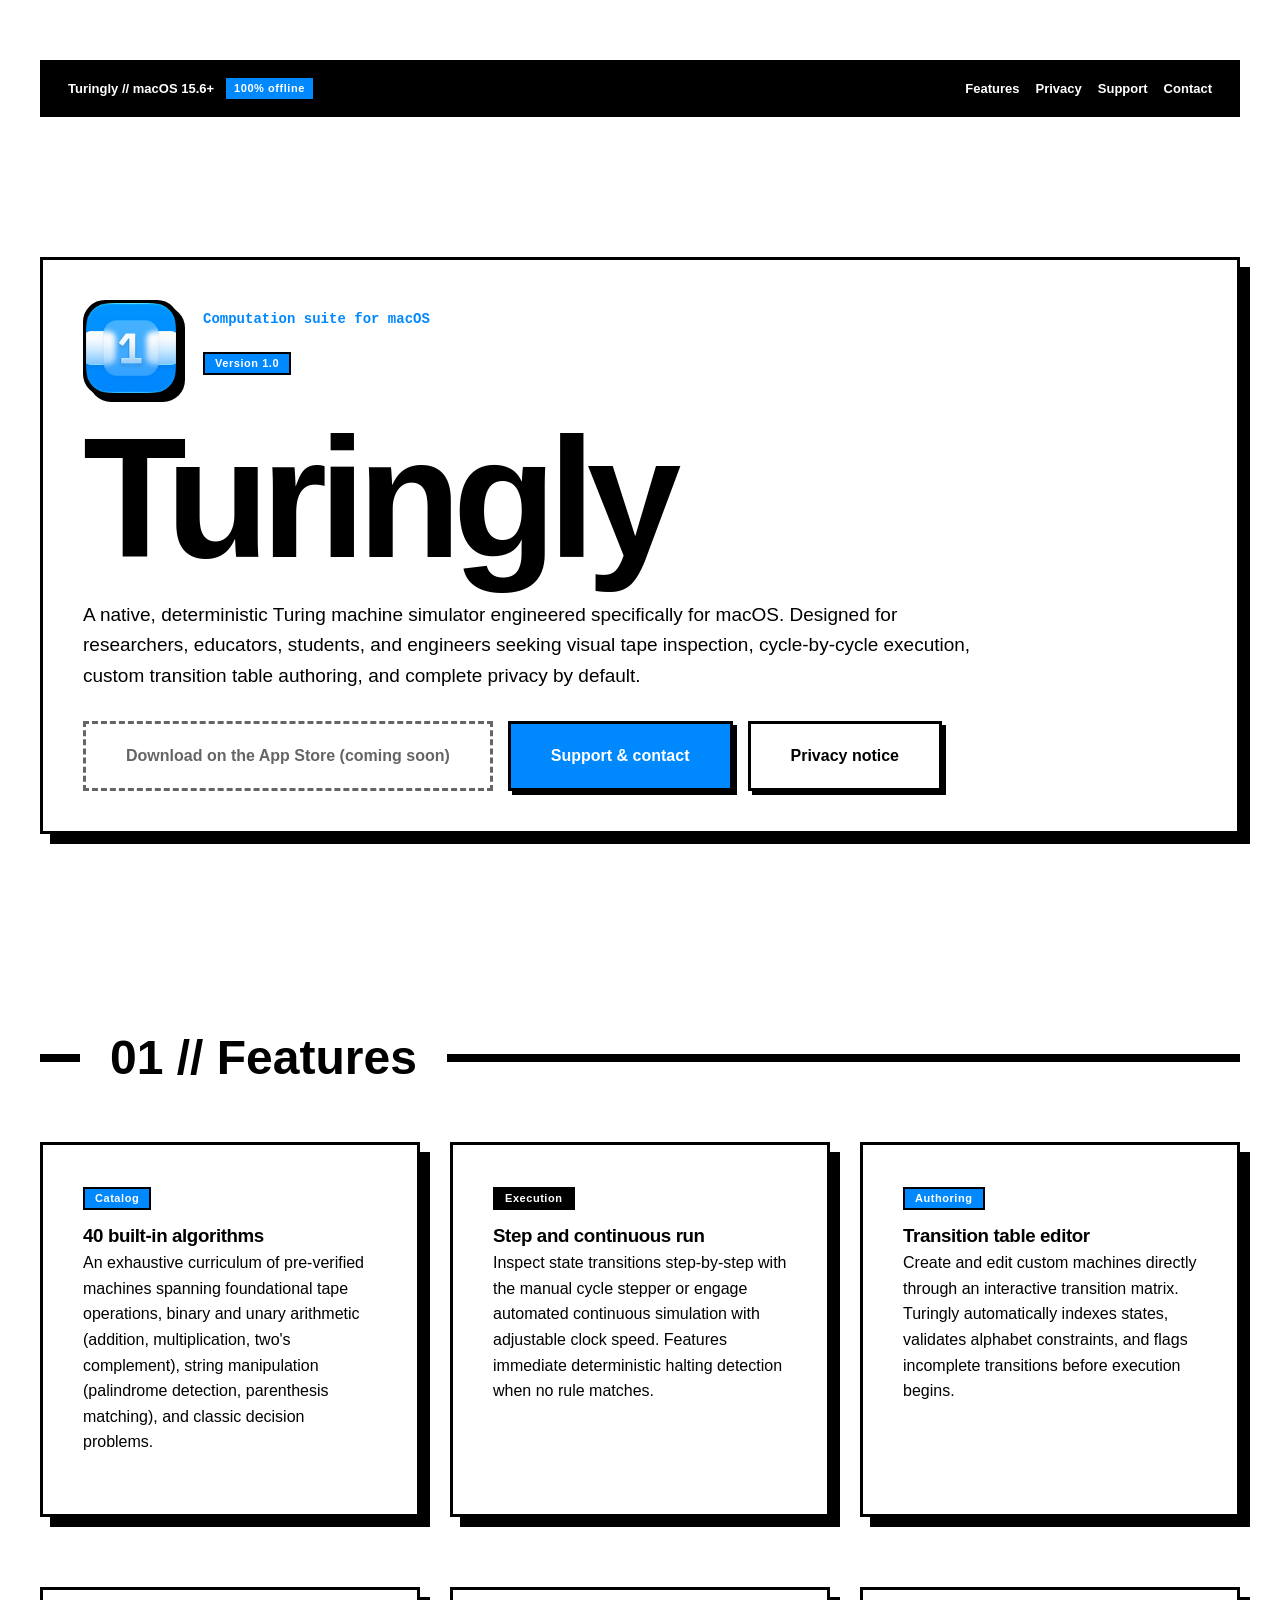
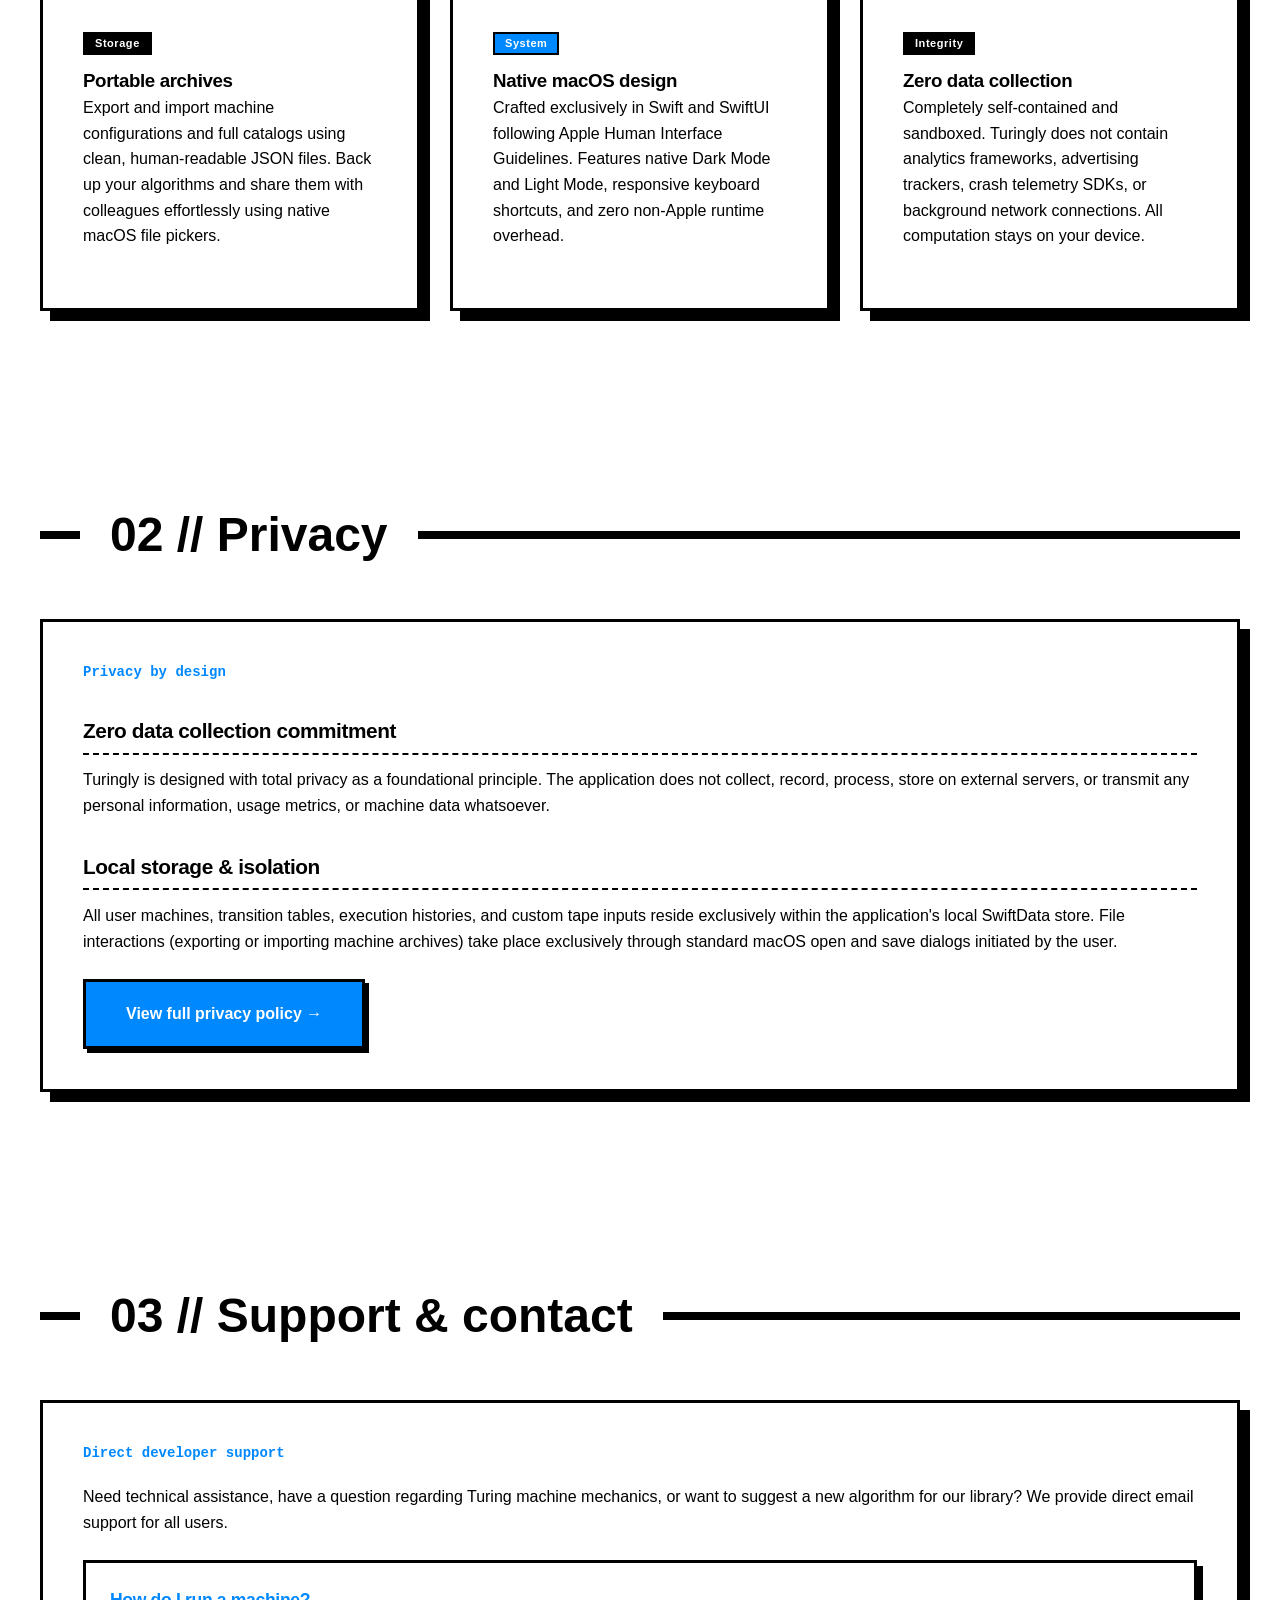
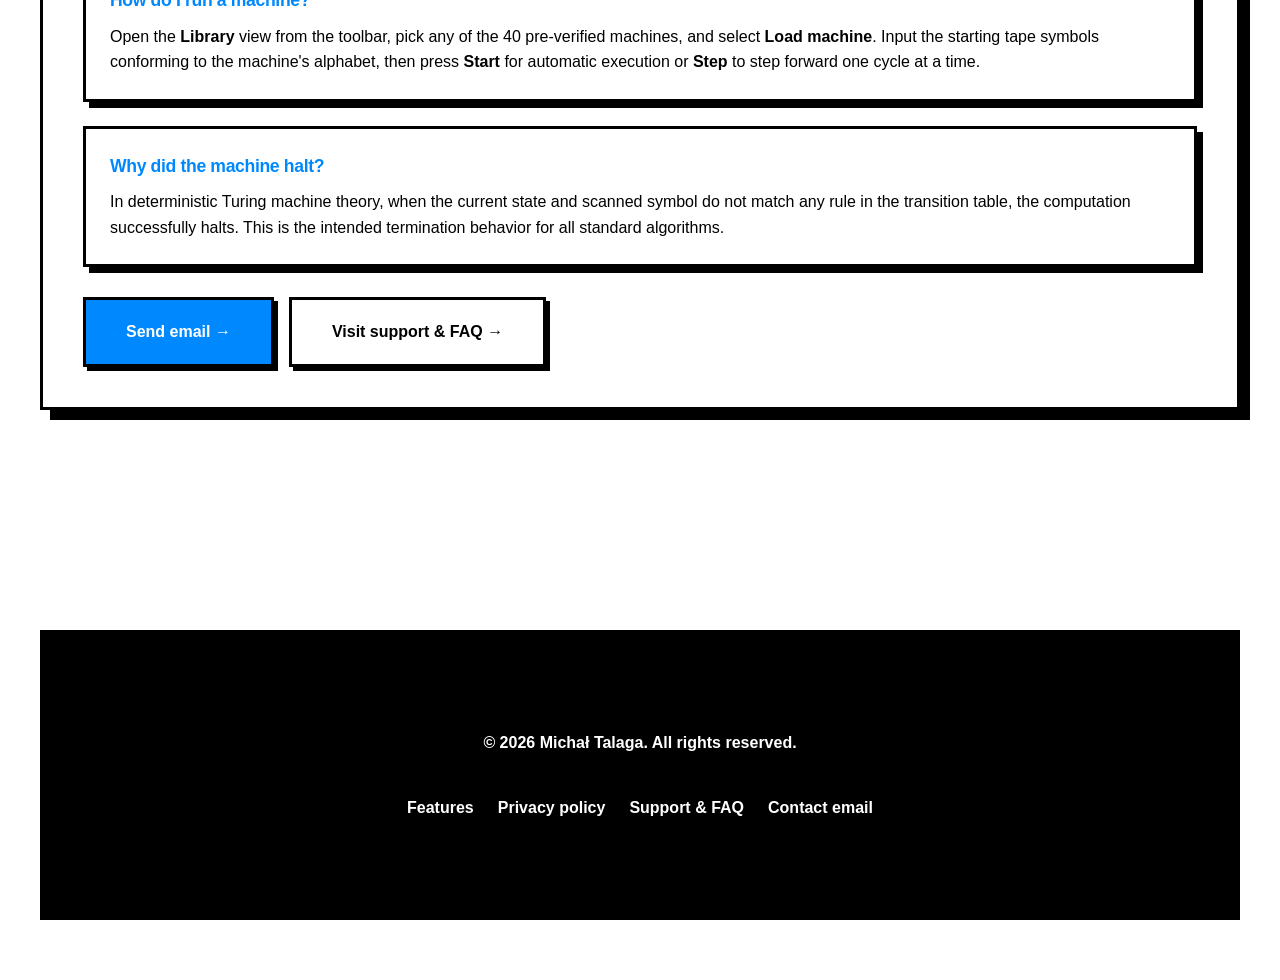
<file: index.html>
<!DOCTYPE html>
<html lang="en">
<head>
  <meta charset="UTF-8">
  <meta name="viewport" content="width=device-width, initial-scale=1.0">
  <title>Turingly — Turing Machine Simulator for macOS</title>
  <meta name="description" content="Turingly: An uncompromising, deterministic Turing machine simulator built natively for macOS. 40 verified algorithms, step-by-step execution, and zero telemetry.">
  <link rel="icon" type="image/png" href="icon.png">
  <link rel="stylesheet" href="style.css">
  <link rel="stylesheet" href="turingly.css">
</head>
<body class="turingly-home">

  <div class="container">

    <!-- Top Status Bar -->
    <header class="status-bar">
      <div class="status-left">
        <span>Turingly // macOS 15.6+</span>
        <span class="status-badge">100% offline</span>
      </div>
      <nav>
        <a href="#features">Features</a>
        <a href="#privacy">Privacy</a>
        <a href="support.html">Support</a>
        <a href="mailto:support@michaltalaga.me">Contact</a>
      </nav>
    </header>

    <!-- Hero Section -->
    <section class="hero-section">
      <div class="brutal-card">
        <div class="app-header-brand">
          <img src="icon.png" class="app-icon-img" alt="Turingly App Icon" width="96" height="96">
          <div>
            <span class="project-meta">Computation suite for macOS</span>
            <span class="badge accent">Version 1.0</span>
          </div>
        </div>

        <h1 class="hero-text">Turingly</h1>

        <p class="hero-lead">
          A native, deterministic Turing machine simulator engineered specifically for macOS. Designed for researchers, educators, students, and engineers seeking visual tape inspection, cycle-by-cycle execution, custom transition table authoring, and complete privacy by default.
        </p>

        <div class="brutal-btn-row">
          <a role="button" class="brutal-btn disabled" aria-disabled="true" title="Coming soon to the Mac App Store">
            Download on the App Store (coming soon)
          </a>
          <a href="support.html" class="brutal-btn primary">
            Support &amp; contact
          </a>
          <a href="privacy.html" class="brutal-btn">
            Privacy notice
          </a>
        </div>
      </div>
    </section>

    <!-- Features Section -->
    <section id="features">
      <div class="section-title">
        <span>01 // Features</span>
      </div>

      <div class="grid-3">
        <div class="brutal-card">
          <span class="badge accent">Catalog</span>
          <h3>40 built-in algorithms</h3>
          <p>
            An exhaustive curriculum of pre-verified machines spanning foundational tape operations, binary and unary arithmetic (addition, multiplication, two's complement), string manipulation (palindrome detection, parenthesis matching), and classic decision problems.
          </p>
        </div>

        <div class="brutal-card">
          <span class="badge dark">Execution</span>
          <h3>Step and continuous run</h3>
          <p>
            Inspect state transitions step-by-step with the manual cycle stepper or engage automated continuous simulation with adjustable clock speed. Features immediate deterministic halting detection when no rule matches.
          </p>
        </div>

        <div class="brutal-card">
          <span class="badge accent">Authoring</span>
          <h3>Transition table editor</h3>
          <p>
            Create and edit custom machines directly through an interactive transition matrix. Turingly automatically indexes states, validates alphabet constraints, and flags incomplete transitions before execution begins.
          </p>
        </div>

        <div class="brutal-card">
          <span class="badge dark">Storage</span>
          <h3>Portable archives</h3>
          <p>
            Export and import machine configurations and full catalogs using clean, human-readable JSON files. Back up your algorithms and share them with colleagues effortlessly using native macOS file pickers.
          </p>
        </div>

        <div class="brutal-card">
          <span class="badge accent">System</span>
          <h3>Native macOS design</h3>
          <p>
            Crafted exclusively in Swift and SwiftUI following Apple Human Interface Guidelines. Features native Dark Mode and Light Mode, responsive keyboard shortcuts, and zero non-Apple runtime overhead.
          </p>
        </div>

        <div class="brutal-card">
          <span class="badge dark">Integrity</span>
          <h3>Zero data collection</h3>
          <p>
            Completely self-contained and sandboxed. Turingly does not contain analytics frameworks, advertising trackers, crash telemetry SDKs, or background network connections. All computation stays on your device.
          </p>
        </div>
      </div>
    </section>

    <!-- Privacy Section -->
    <section id="privacy">
      <div class="section-title">
        <span>02 // Privacy</span>
      </div>

      <div class="brutal-card prose">
        <span class="project-meta">Privacy by design</span>
        <h3>Zero data collection commitment</h3>
        <p>
          Turingly is designed with total privacy as a foundational principle. The application does not collect, record, process, store on external servers, or transmit any personal information, usage metrics, or machine data whatsoever.
        </p>

        <h3>Local storage &amp; isolation</h3>
        <p>
          All user machines, transition tables, execution histories, and custom tape inputs reside exclusively within the application's local SwiftData store. File interactions (exporting or importing machine archives) take place exclusively through standard macOS open and save dialogs initiated by the user.
        </p>

        <div class="brutal-btn-row">
          <a href="privacy.html" class="brutal-btn primary">View full privacy policy &rarr;</a>
        </div>
      </div>
    </section>

    <!-- Support Section -->
    <section id="support">
      <div class="section-title">
        <span>03 // Support &amp; contact</span>
      </div>

      <div class="brutal-card">
        <span class="project-meta">Direct developer support</span>
        <p style="margin-bottom: 25px;">
          Need technical assistance, have a question regarding Turing machine mechanics, or want to suggest a new algorithm for our library? We provide direct email support for all users.
        </p>

        <div class="faq-item">
          <h3>How do I run a machine?</h3>
          <p>
            Open the <strong>Library</strong> view from the toolbar, pick any of the 40 pre-verified machines, and select <strong>Load machine</strong>. Input the starting tape symbols conforming to the machine's alphabet, then press <strong>Start</strong> for automatic execution or <strong>Step</strong> to step forward one cycle at a time.
          </p>
        </div>

        <div class="faq-item">
          <h3>Why did the machine halt?</h3>
          <p>
            In deterministic Turing machine theory, when the current state and scanned symbol do not match any rule in the transition table, the computation successfully halts. This is the intended termination behavior for all standard algorithms.
          </p>
        </div>

        <div class="brutal-btn-row" style="margin-top: 30px;">
          <a href="mailto:support@michaltalaga.me?subject=Turingly%20Support%20Request" class="brutal-btn primary">Send email &rarr;</a>
          <a href="support.html" class="brutal-btn">Visit support &amp; FAQ &rarr;</a>
        </div>
      </div>
    </section>

    <!-- Footer -->
    <footer>
      <p>&copy; 2026 Michał Talaga. All rights reserved.</p>
      <div class="social-links">
        <a href="#features">Features</a>
        <a href="privacy.html">Privacy policy</a>
        <a href="support.html">Support &amp; FAQ</a>
        <a href="mailto:support@michaltalaga.me">Contact email</a>
      </div>
    </footer>

  </div>

</body>
</html>
</file>
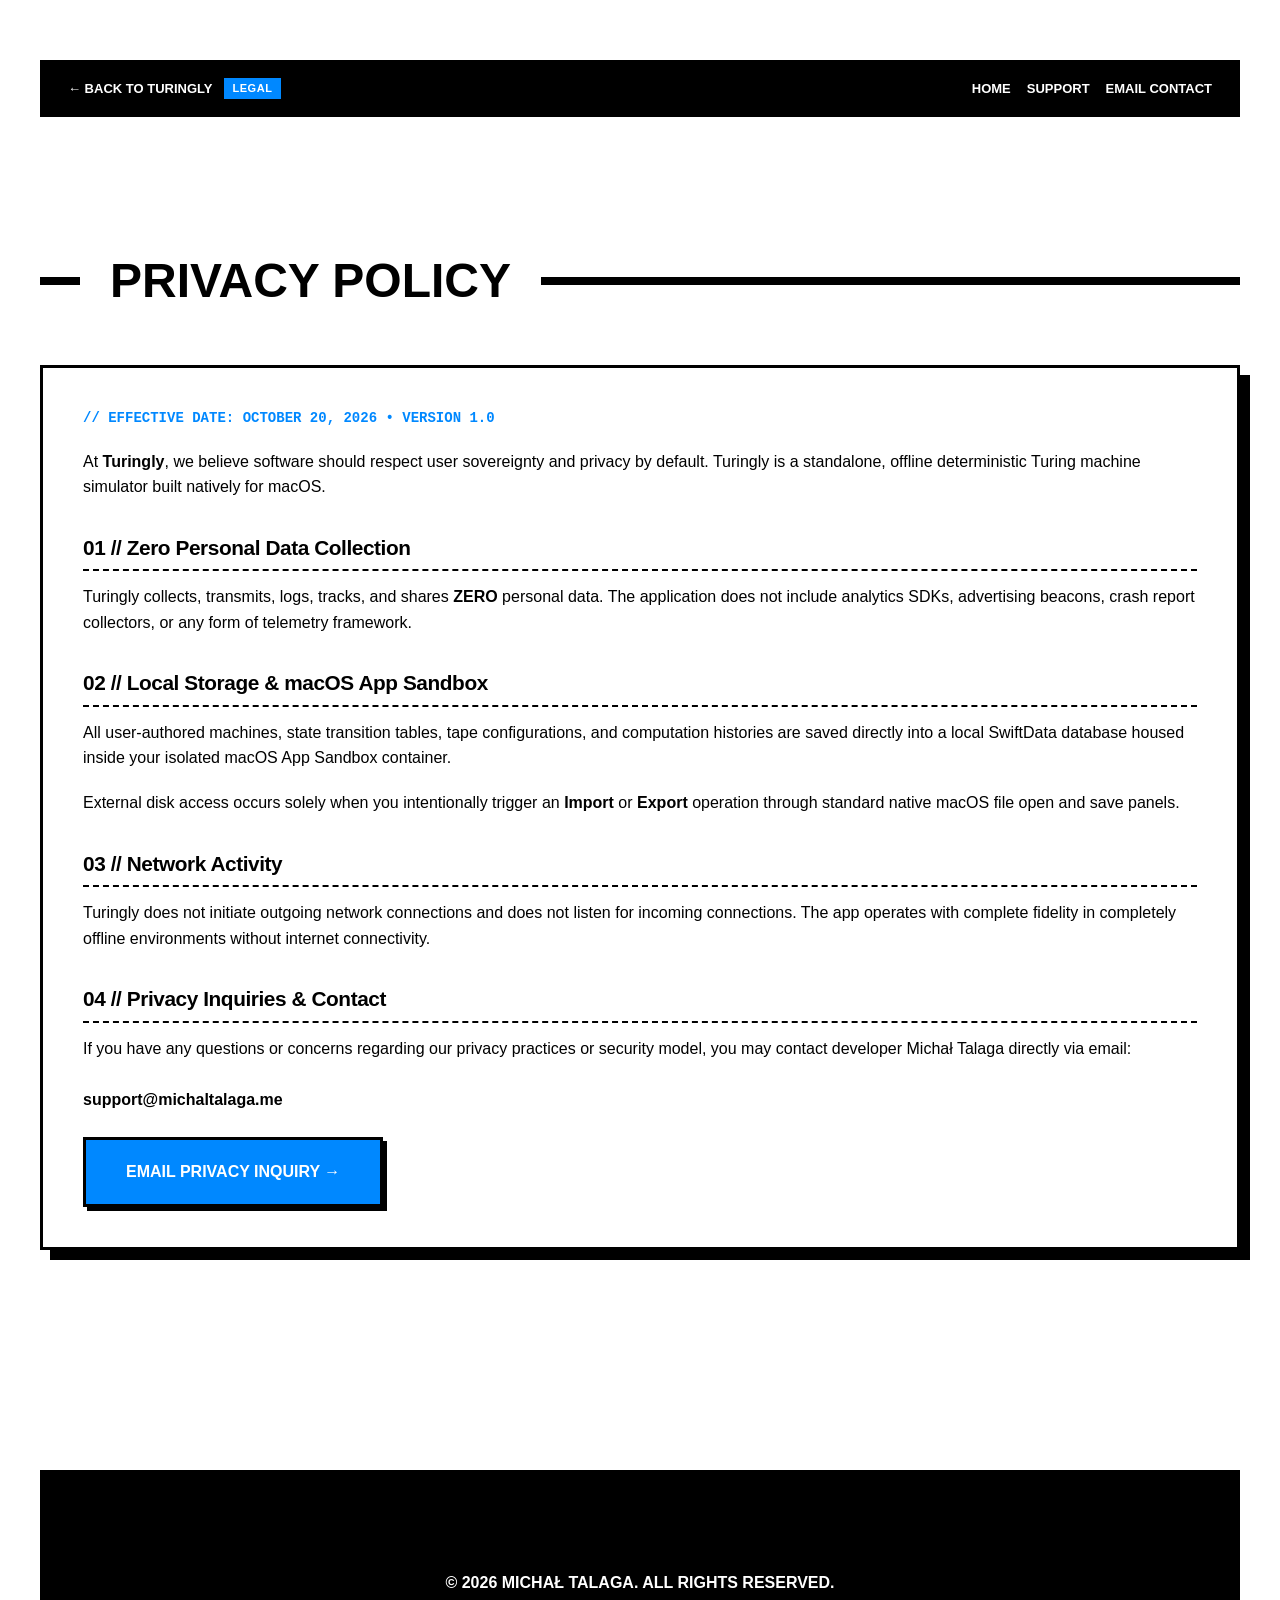
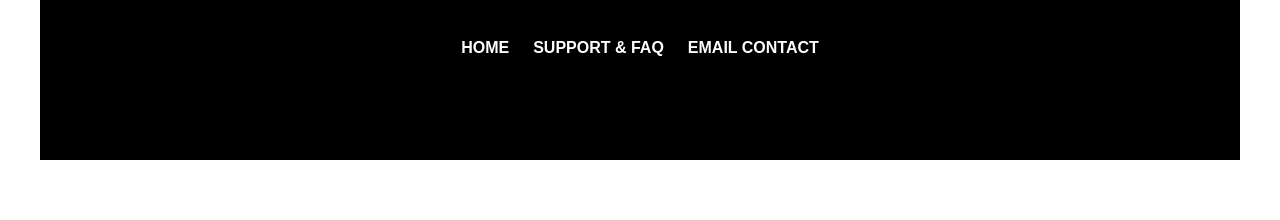
<file: privacy.html>
<!DOCTYPE html>
<html lang="en">
<head>
  <meta charset="UTF-8">
  <meta name="viewport" content="width=device-width, initial-scale=1.0">
  <title>Privacy Policy // Turingly</title>
  <meta name="description" content="Privacy policy for Turingly for macOS: zero data collection, local storage only, and offline operation.">
  <link rel="icon" type="image/png" href="icon.png">
  <link rel="stylesheet" href="style.css">
  <link rel="stylesheet" href="turingly.css">
</head>
<body>

  <div class="container">

    <!-- Top Status Bar -->
    <header class="status-bar">
      <div class="status-left">
        <a href="index.html">&larr; BACK TO TURINGLY</a>
        <span class="status-badge">LEGAL</span>
      </div>
      <nav>
        <a href="index.html">HOME</a>
        <a href="support.html">SUPPORT</a>
        <a href="mailto:support@michaltalaga.me">EMAIL CONTACT</a>
      </nav>
    </header>

    <section>
      <div class="section-title">
        <span>PRIVACY POLICY</span>
      </div>

      <div class="brutal-card prose">
        <span class="project-meta">// EFFECTIVE DATE: OCTOBER 20, 2026 &bull; VERSION 1.0</span>

        <p>
          At <strong>Turingly</strong>, we believe software should respect user sovereignty and privacy by default. Turingly is a standalone, offline deterministic Turing machine simulator built natively for macOS.
        </p>

        <h3>01 // Zero Personal Data Collection</h3>
        <p>
          Turingly collects, transmits, logs, tracks, and shares <strong>ZERO</strong> personal data.
          The application does not include analytics SDKs, advertising beacons, crash report collectors, or any form of telemetry framework.
        </p>

        <h3>02 // Local Storage &amp; macOS App Sandbox</h3>
        <p>
          All user-authored machines, state transition tables, tape configurations, and computation histories are saved directly into a local SwiftData database housed inside your isolated macOS App Sandbox container.
        </p>
        <p>
          External disk access occurs solely when you intentionally trigger an <strong>Import</strong> or <strong>Export</strong> operation through standard native macOS file open and save panels.
        </p>

        <h3>03 // Network Activity</h3>
        <p>
          Turingly does not initiate outgoing network connections and does not listen for incoming connections. The app operates with complete fidelity in completely offline environments without internet connectivity.
        </p>

        <h3>04 // Privacy Inquiries &amp; Contact</h3>
        <p>
          If you have any questions or concerns regarding our privacy practices or security model, you may contact developer Michał Talaga directly via email:
          <br><br>
          <strong>support@michaltalaga.me</strong>
        </p>
        <div class="brutal-btn-row">
          <a href="mailto:support@michaltalaga.me?subject=Turingly%20Privacy%20Inquiry" class="brutal-btn primary">
            EMAIL PRIVACY INQUIRY &rarr;
          </a>
        </div>
      </div>
    </section>

    <!-- Footer -->
    <footer>
      <p>&copy; 2026 MICHAŁ TALAGA. ALL RIGHTS RESERVED.</p>
      <div class="social-links">
        <a href="index.html">HOME</a>
        <a href="support.html">SUPPORT &amp; FAQ</a>
        <a href="mailto:support@michaltalaga.me">EMAIL CONTACT</a>
      </div>
    </footer>

  </div>

</body>
</html>
</file>
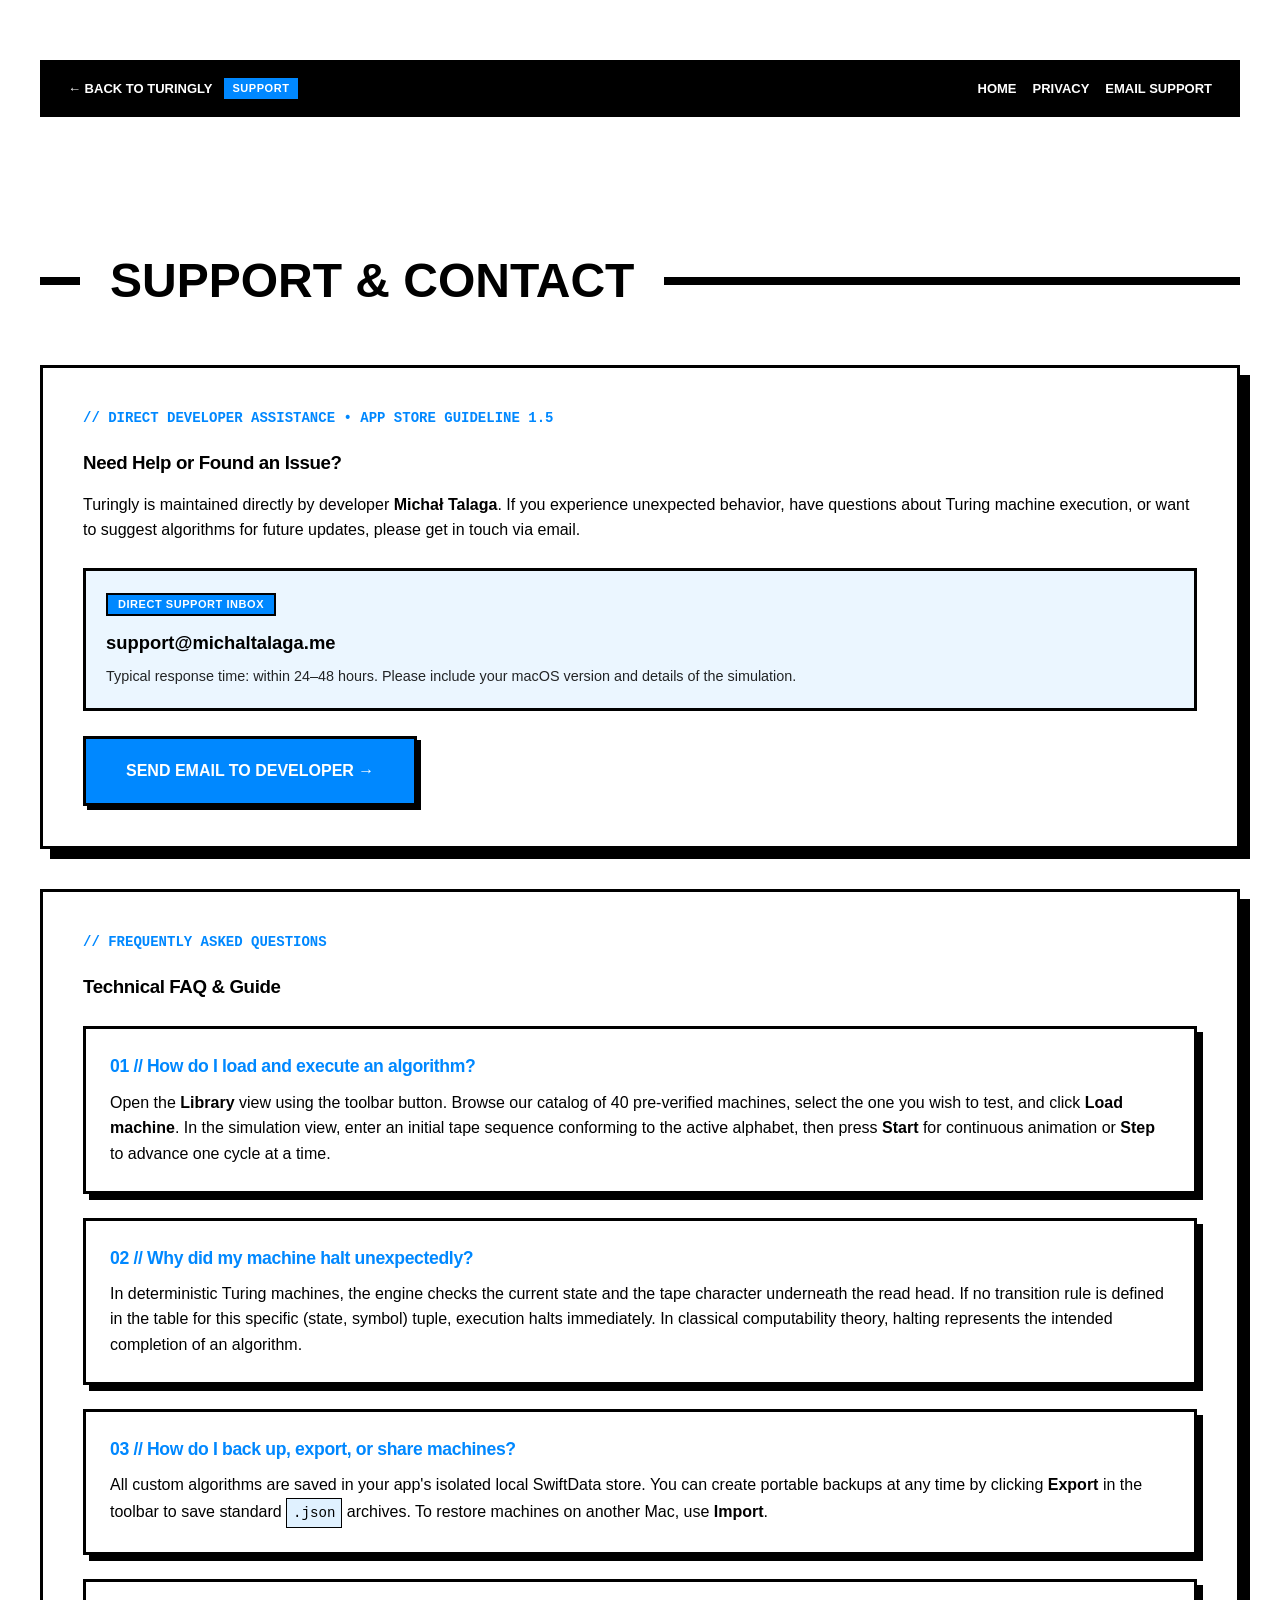
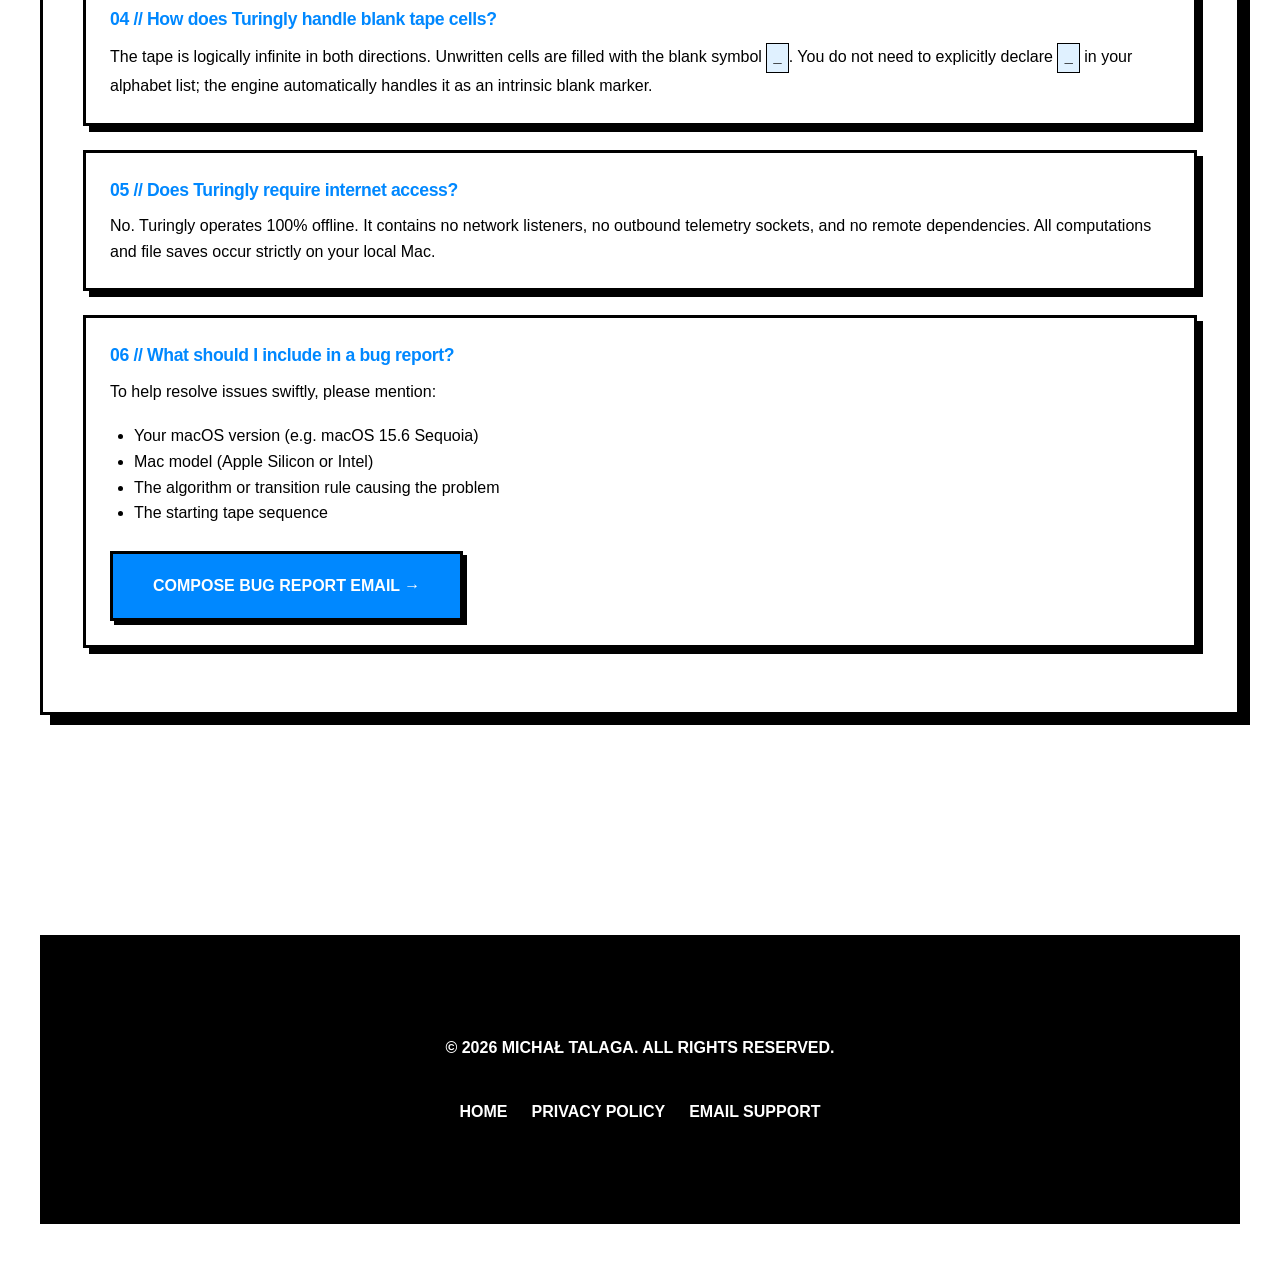
<file: support.html>
<!DOCTYPE html>
<html lang="en">
<head>
  <meta charset="UTF-8">
  <meta name="viewport" content="width=device-width, initial-scale=1.0">
  <title>Support &amp; FAQ // Turingly</title>
  <meta name="description" content="Technical support, troubleshooting, and contact for Turingly: Turing Machine Simulator for macOS.">
  <link rel="icon" type="image/png" href="icon.png">
  <link rel="stylesheet" href="style.css">
  <link rel="stylesheet" href="turingly.css">
</head>
<body>

  <div class="container">

    <!-- Top Status Bar -->
    <header class="status-bar">
      <div class="status-left">
        <a href="index.html">&larr; BACK TO TURINGLY</a>
        <span class="status-badge">SUPPORT</span>
      </div>
      <nav>
        <a href="index.html">HOME</a>
        <a href="privacy.html">PRIVACY</a>
        <a href="mailto:support@michaltalaga.me">EMAIL SUPPORT</a>
      </nav>
    </header>

    <section>
      <div class="section-title">
        <span>SUPPORT &amp; CONTACT</span>
      </div>

      <!-- Direct Contact Card -->
      <div class="brutal-card">
        <span class="project-meta">// DIRECT DEVELOPER ASSISTANCE &bull; APP STORE GUIDELINE 1.5</span>
        <h3>Need Help or Found an Issue?</h3>
        <p style="margin-top: 15px;">
          Turingly is maintained directly by developer <strong>Michał Talaga</strong>. If you experience unexpected behavior, have questions about Turing machine execution, or want to suggest algorithms for future updates, please get in touch via email.
        </p>

        <div style="margin: 25px 0; padding: 20px; border: var(--border-width) solid var(--fg); background: rgba(0, 136, 255, 0.08);">
          <span class="badge accent">DIRECT SUPPORT INBOX</span>
          <p style="font-size: 1.15rem; font-weight: 800; margin-bottom: 8px;">
            support@michaltalaga.me
          </p>
          <p style="margin-bottom: 0; font-size: 0.9rem; opacity: 0.85;">
            Typical response time: within 24–48 hours. Please include your macOS version and details of the simulation.
          </p>
        </div>

        <div class="brutal-btn-row">
          <a href="mailto:support@michaltalaga.me?subject=Turingly%20Support%20Request" class="brutal-btn primary">
            SEND EMAIL TO DEVELOPER &rarr;
          </a>
        </div>
      </div>

      <!-- FAQ Section -->
      <div class="brutal-card">
        <span class="project-meta">// FREQUENTLY ASKED QUESTIONS</span>
        <h3 style="margin-bottom: 25px;">Technical FAQ &amp; Guide</h3>

        <div class="faq-item">
          <h3>01 // How do I load and execute an algorithm?</h3>
          <p>
            Open the <strong>Library</strong> view using the toolbar button. Browse our catalog of 40 pre-verified machines, select the one you wish to test, and click <strong>Load machine</strong>. In the simulation view, enter an initial tape sequence conforming to the active alphabet, then press <strong>Start</strong> for continuous animation or <strong>Step</strong> to advance one cycle at a time.
          </p>
        </div>

        <div class="faq-item">
          <h3>02 // Why did my machine halt unexpectedly?</h3>
          <p>
            In deterministic Turing machines, the engine checks the current state and the tape character underneath the read head. If no transition rule is defined in the table for this specific (state, symbol) tuple, execution halts immediately. In classical computability theory, halting represents the intended completion of an algorithm.
          </p>
        </div>

        <div class="faq-item">
          <h3>03 // How do I back up, export, or share machines?</h3>
          <p>
            All custom algorithms are saved in your app's isolated local SwiftData store. You can create portable backups at any time by clicking <strong>Export</strong> in the toolbar to save standard <code>.json</code> archives. To restore machines on another Mac, use <strong>Import</strong>.
          </p>
        </div>

        <div class="faq-item">
          <h3>04 // How does Turingly handle blank tape cells?</h3>
          <p>
            The tape is logically infinite in both directions. Unwritten cells are filled with the blank symbol <code>_</code>. You do not need to explicitly declare <code>_</code> in your alphabet list; the engine automatically handles it as an intrinsic blank marker.
          </p>
        </div>

        <div class="faq-item">
          <h3>05 // Does Turingly require internet access?</h3>
          <p>
            No. Turingly operates 100% offline. It contains no network listeners, no outbound telemetry sockets, and no remote dependencies. All computations and file saves occur strictly on your local Mac.
          </p>
        </div>

        <div class="faq-item">
          <h3>06 // What should I include in a bug report?</h3>
          <p>
            To help resolve issues swiftly, please mention:
          </p>
          <ul style="margin: 10px 0 15px 1.5rem; line-height: 1.6;">
            <li>Your macOS version (e.g. macOS 15.6 Sequoia)</li>
            <li>Mac model (Apple Silicon or Intel)</li>
            <li>The algorithm or transition rule causing the problem</li>
            <li>The starting tape sequence</li>
          </ul>
          <div class="brutal-btn-row">
            <a href="mailto:support@michaltalaga.me?subject=Turingly%20Bug%20Report" class="brutal-btn primary">
              COMPOSE BUG REPORT EMAIL &rarr;
            </a>
          </div>
        </div>
      </div>
    </section>

    <!-- Footer -->
    <footer>
      <p>&copy; 2026 MICHAŁ TALAGA. ALL RIGHTS RESERVED.</p>
      <div class="social-links">
        <a href="index.html">HOME</a>
        <a href="privacy.html">PRIVACY POLICY</a>
        <a href="mailto:support@michaltalaga.me">EMAIL SUPPORT</a>
      </div>
    </footer>

  </div>

</body>
</html>
</file>
<file: style.css>
:root {
    --bg: #ffffff;
    --fg: #000000;
    --accent: #FF3B30;
    --border-width: 3px;
    --shadow-offset: 10px;
}

body.dark-mode {
    --bg: #000000;
    --fg: #ffffff;
    --accent: #FF3B30;
}

@media (prefers-color-scheme: dark) {
    :root:not(.light-mode) {
        --bg: #000000;
        --fg: #ffffff;
        --accent: #FF3B30;
    }
}

* { margin: 0; padding: 0; box-sizing: border-box; }

body {
    background-color: var(--bg);
    color: var(--fg);
    font-family: 'Inter', sans-serif;
    line-height: 1.2;
    padding: 20px;
}

.container { 
    max-width: 1300px; 
    margin: 0 auto; 
    padding: 40px 20px;
}

/* Custom Selection Color */
::selection {
    background: var(--accent);
    color: #ffffff;
}

::-moz-selection {
    background: var(--accent);
    color: #ffffff;
}

.status-bar {
    display: flex; 
    justify-content: space-between; 
    border: var(--border-width) solid var(--fg);
    padding: 15px 25px;
    font-weight: 900; 
    text-transform: uppercase; 
    font-size: 13px; 
    margin-bottom: 80px;
    background: var(--fg); 
    color: var(--bg);
}

.hero-content {
    max-width: 900px;
    margin: 0 auto;
}

.hero-description {
    font-size: 24px;
    font-weight: 700;
    text-transform: uppercase;
    margin-bottom: 30px;
}

.hero-links {
    display: flex;
    gap: 15px;
    flex-wrap: wrap;
    justify-content: center;
}

.hero-links a {
    min-width: 220px;
}

/* Removed Status Bar Caret */

/* Brutalist Card Reveal */
@keyframes cardReveal {
    0% { clip-path: inset(0 100% 0 0); transform: translateX(10px); }
    100% { clip-path: inset(0 0 0 0); transform: translateX(0); }
}

.brutal-card {
    background: var(--bg); 
    border: var(--border-width) solid var(--fg);
    box-shadow: var(--shadow-offset) var(--shadow-offset) 0px 0px var(--fg);
    padding: 40px;
    margin-bottom: 40px;
    position: relative;
    animation: cardReveal 0.6s cubic-bezier(0.19, 1, 0.22, 1) backwards;
}

.brutal-card:nth-child(1) { animation-delay: 0.1s; }
.brutal-card:nth-child(2) { animation-delay: 0.2s; }
.brutal-card:nth-child(3) { animation-delay: 0.3s; }

.hero-text { 
    font-size: clamp(55px, 14vw, 170px); 
    font-weight: 900; 
    text-transform: uppercase; 
    line-height: 0.85; 
    letter-spacing: -0.05em; 
    margin: 30px 0;
    cursor: default;
    transition: text-shadow 0.1s, transform 0.1s;
    color: var(--fg);
}

.hero-text.edgecoach-title {
    font-size: clamp(32px, 8vw, 80px);
}

.hero-text:hover {
    text-shadow: 12px 12px 0px var(--accent);
    transform: translate(-6px, -6px);
}

.grid-2 { 
    display: grid; 
    grid-template-columns: 1fr 1fr; 
    gap: 40px;
}

.grid-3 { 
    display: grid; 
    grid-template-columns: repeat(auto-fit, minmax(320px, 1fr)); 
    gap: 30px;
}

.tech-stack-grid {
    display: grid;
    grid-template-columns: repeat(auto-fit, minmax(200px, 1fr));
    gap: 40px;
}

.timeline-card {
    padding: 0 40px;
}

.timeline-row {
    display: flex;
    justify-content: space-between;
    font-weight: 900;
    text-transform: uppercase;
}

.project-carousel {
    min-width: 0;
}

.project-carousel-track {
    display: flex;
    gap: 30px;
    overflow-x: auto;
    padding: 0 10px 20px 0;
    scroll-snap-type: x mandatory;
    scrollbar-width: thin;
    scrollbar-color: var(--fg) transparent;
}

.project-carousel-track > .brutal-card {
    flex: 0 0 clamp(320px, 42vw, 480px);
    min-width: 280px;
    margin: 0;
    scroll-snap-align: start;
}

.project-carousel-controls {
    display: flex;
    justify-content: flex-end;
    gap: 15px;
}

.project-carousel-controls .brutal-btn {
    min-width: 60px;
    padding: 12px 18px;
}

.project-carousel-controls .brutal-btn:disabled {
    opacity: 0.4;
    cursor: not-allowed;
}

section {
    padding: 80px 0;
}

.brutal-btn {
    display: inline-flex;
    justify-content: center;
    align-items: center;
    padding: 20px 40px;
    background: var(--bg); 
    border: var(--border-width) solid var(--fg);
    color: var(--fg); 
    text-decoration: none; 
    font-weight: 900;
    text-transform: uppercase; 
    transition: all 0.1s; 
    cursor: pointer;
    text-align: center;
}

.brutal-btn:hover { background: var(--fg); color: var(--bg); border-color: var(--fg); }
.brutal-btn:active { background: var(--accent); color: white; }
.brutal-btn.primary { background: var(--accent); color: white; }

.github-btn:hover, .brutal-btn.primary:hover {
    background: #000 !important;
    color: #fff !important;
    border-color: var(--fg) !important;
}

/* Email button inside footer */
footer .brutal-btn.email-btn {
    border-color: var(--accent) !important;
}

footer .brutal-btn.email-btn:hover {
    background: var(--bg) !important;
    color: var(--fg) !important;
    border-color: var(--bg) !important;
}

footer {
    background: var(--fg);
    color: var(--bg);
    padding: 100px 20px;
    text-align: center;
    margin-top: 100px;
}

footer p {
    color: var(--bg) !important;
    font-weight: 900;
    text-transform: uppercase;
    margin-bottom: 30px;
}

footer .social-links {
    margin-top: 40px;
    display: flex;
    gap: 24px;
    justify-content: center;
    flex-wrap: wrap;
}

footer .social-links a {
    color: var(--bg) !important;
    text-decoration: none;
    font-weight: 800;
    text-transform: uppercase;
    transition: color 0.2s;
}

footer .social-links a:hover {
    color: var(--accent) !important;
}

.section-title {
    display: flex;
    align-items: center;
    margin-bottom: 60px;
    background: transparent;
    color: var(--fg);
    padding: 0;
    border: none;
}

.section-title::before {
    content: '';
    width: 40px;
    height: 8px;
    background: var(--fg);
}

.section-title span {
    font-size: clamp(24px, 5vw, 48px);
    font-weight: 900;
    text-transform: uppercase;
    line-height: 1;
    margin: 0 30px;
    white-space: nowrap;
}

.section-title::after {
    content: '';
    flex: 1;
    height: 8px;
    background: var(--fg);
}

.project-card-main { 
    display: flex;
    flex-direction: column;
    gap: 30px;
}

.gallery-grid {
    display: flex;
    gap: 30px;
    overflow-x: auto;
    margin-top: 60px;
    padding: 0 10px 20px 0;
    scroll-snap-type: x mandatory;
    scrollbar-width: thin;
    scrollbar-color: var(--fg) transparent;
    -webkit-overflow-scrolling: touch;
}

.gallery-grid:focus-visible {
    outline: 3px solid var(--accent);
    outline-offset: 6px;
}

.email-btn {
    font-size: 24px;
}

.gallery-item { 
    flex: 0 0 clamp(250px, 28vw, 340px);
    border: var(--border-width) solid var(--fg); 
    box-shadow: 6px 6px 0px 0px var(--fg); 
    overflow: hidden; 
    aspect-ratio: 9 / 19.5;
    scroll-snap-align: start;
}

.gallery-item img { width: 100%; height: 100%; object-fit: cover; }

.project-meta { 
    font-family: 'JetBrains Mono', monospace; 
    font-weight: 700; 
    text-transform: uppercase; 
    color: var(--accent); 
    display: block; 
    margin-bottom: 20px; 
    font-size: 14px;
}

.timeline-badge {
    display: inline-block;
    padding: 4px 10px;
    font-size: 10px;
    font-weight: 900;
    text-transform: uppercase;
    border: 2px solid var(--fg);
    margin-bottom: 10px;
    line-height: 1;
}

.timeline-badge.edu { background: var(--fg); color: var(--bg); }
.timeline-badge.intern { background: var(--accent); color: white; border-color: var(--accent); }

.timeline-item {
    padding: 40px 0;
    border-bottom: var(--border-width) solid var(--fg);
}

.timeline-item:last-child { border: none; }

@media (max-width: 600px) {
    .gallery-grid {
        gap: 20px;
    }

    .gallery-item {
        flex: 0 0 82%;
        scroll-snap-align: start;
    }
}

@media (max-width: 900px) {
    .grid-2 { grid-template-columns: 1fr; gap: 40px; }
    .brutal-card { padding: 40px 25px; }
    .hero-text { font-size: clamp(44px, 12vw, 90px); }
    section { padding: 60px 0; }
    .project-carousel-track > .brutal-card { flex-basis: min(75vw, 360px); }
}

@media (max-width: 600px) {
    body {
        padding: 12px;
    }

    .container {
        padding: 28px 8px;
    }

    .status-bar {
        flex-direction: column;
        align-items: center;
        gap: 8px;
        padding: 12px;
        margin-bottom: 48px;
        font-size: 11px;
        text-align: center;
    }

    .hero-text:not(.edgecoach-title) {
        font-size: clamp(42px, 14vw, 70px);
    }

    .hero-description {
        font-size: clamp(16px, 5vw, 20px);
    }

    .hero-links a {
        width: 100%;
    }

    .section-title::before {
        width: 20px;
        flex: 0 0 20px;
    }

    .section-title span {
        font-size: clamp(18px, 5.8vw, 32px);
        margin: 0 12px;
        white-space: normal;
    }

    .brutal-card {
        padding: 28px 18px;
    }

    .tech-stack-grid {
        grid-template-columns: 1fr;
        gap: 24px;
    }

    .timeline-card {
        padding: 0 18px;
    }

    .timeline-row {
        flex-wrap: wrap;
        justify-content: flex-start;
        gap: 8px 16px;
    }

    .timeline-row > span:first-child {
        overflow-wrap: anywhere;
    }

    .brutal-btn {
        padding: 14px 18px;
    }

    .email-btn {
        width: 100%;
        max-width: 100%;
        padding: 14px 12px;
        font-size: clamp(14px, 4vw, 18px);
        overflow-wrap: anywhere;
        white-space: normal;
    }

    footer {
        padding: 60px 16px;
    }
}

@media (prefers-reduced-motion: reduce) {
    .project-carousel-track,
    .gallery-grid { scroll-behavior: auto; }
}
</file>
<file: turingly.css>
/* ==========================================================================
   Turingly Overrides & Extensions
   Builds on top of style.css without modifying the base stylesheet.
   Fully refined for responsiveness (mobile, tablet, desktop).
   ========================================================================== */

/* Accent color override: Vibrant Apple Blue matching Turingly App Icon */
:root {
    --accent: #0088FF;
}

.turingly-home .status-bar,
.turingly-home .hero-text,
.turingly-home .brutal-btn,
.turingly-home .badge,
.turingly-home .section-title span,
.turingly-home .project-meta,
.turingly-home footer p,
.turingly-home footer .social-links a {
    text-transform: none;
}

body.dark-mode {
    --accent: #0088FF;
}

@media (prefers-color-scheme: dark) {
    :root:not(.light-mode) {
        --accent: #0088FF;
    }
}

/* Global overflow protection & sizing */
*, *::before, *::after {
    box-sizing: border-box;
}

html, body {
    overflow-x: hidden;
    width: 100%;
}

body {
    line-height: 1.5;
    word-break: normal;
    overflow-wrap: break-word;
}

p {
    margin-bottom: 1.2rem;
    line-height: 1.6;
}

h1, h2, h3, h4 {
    letter-spacing: -0.02em;
    overflow-wrap: break-word;
}

a {
    transition: color 0.15s;
    overflow-wrap: break-word;
    word-break: break-word;
}

/* Code & long identifier wrapping */
code {
    font-family: ui-monospace, "SF Mono", Menlo, Consolas, monospace;
    background: rgba(0, 136, 255, 0.12);
    padding: 3px 6px;
    border: 1px solid var(--fg);
    font-size: 0.88em;
    overflow-wrap: anywhere;
    word-break: break-all;
    display: inline-block;
    max-width: 100%;
}

/* Status Bar */
.status-bar {
    align-items: center;
    flex-wrap: wrap;
    gap: 15px;
    margin-bottom: 60px;
}

.status-bar .status-left {
    display: flex;
    align-items: center;
    gap: 12px;
    flex-wrap: wrap;
}

.status-bar .status-badge {
    background: var(--accent);
    color: #ffffff;
    padding: 2px 8px;
    font-size: 11px;
    letter-spacing: 0.05em;
    white-space: nowrap;
}

.status-bar nav {
    display: flex;
    gap: 16px;
    flex-wrap: wrap;
}

.status-bar a {
    color: var(--bg);
    text-decoration: none;
    font-weight: 900;
    transition: color 0.15s;
}

.status-bar a:hover {
    color: var(--accent);
}

/* App Header & Brand */
.app-header-brand {
    display: flex;
    align-items: center;
    gap: 24px;
    margin-bottom: 20px;
    flex-wrap: wrap;
}

.app-icon-img {
    width: 96px;
    height: 96px;
    border: var(--border-width) solid var(--fg);
    box-shadow: 6px 6px 0px 0px var(--fg);
    border-radius: 22px;
    background: #000000;
    display: block;
    object-fit: cover;
    flex-shrink: 0;
}

.hero-lead {
    font-size: clamp(15px, 2vw, 19px);
    line-height: 1.6;
    max-width: 900px;
    margin-bottom: 30px;
    font-weight: 500;
}

/* Button Row & Brutal Buttons */
.brutal-btn-row {
    display: flex;
    flex-wrap: wrap;
    gap: 15px;
    margin-top: 25px;
}

.brutal-btn {
    box-shadow: 4px 4px 0px 0px var(--fg);
    max-width: 100%;
    white-space: normal;
    text-align: center;
}

.brutal-btn:hover {
    box-shadow: 6px 6px 0px 0px var(--accent);
}

.brutal-btn.primary:hover {
    background: var(--fg) !important;
    color: var(--bg) !important;
    border-color: var(--fg) !important;
    box-shadow: 6px 6px 0px 0px var(--accent) !important;
}

/* Disabled / Inactive Brutal Buttons */
.brutal-btn.disabled,
.brutal-btn[aria-disabled="true"],
.brutal-btn:disabled {
    opacity: 0.6;
    cursor: not-allowed !important;
    background: var(--bg) !important;
    color: var(--fg) !important;
    border-style: dashed !important;
    border-color: var(--fg) !important;
    box-shadow: none !important;
    transform: none !important;
}

.brutal-btn.disabled:hover,
.brutal-btn[aria-disabled="true"]:hover {
    background: var(--bg) !important;
    color: var(--fg) !important;
    box-shadow: none !important;
    transform: none !important;
    border-color: var(--fg) !important;
}

/* Badges */
.badge {
    display: inline-block;
    padding: 4px 10px;
    font-size: 11px;
    font-weight: 900;
    text-transform: uppercase;
    border: 2px solid var(--fg);
    margin-bottom: 12px;
    line-height: 1;
    letter-spacing: 0.05em;
    white-space: nowrap;
}

.badge.accent { 
    background: var(--accent); 
    color: #ffffff; 
    border-color: var(--fg); 
}

.badge.dark { 
    background: var(--fg); 
    color: var(--bg); 
}

/* Specification Table */
.spec-table {
    width: 100%;
    border-collapse: collapse;
    margin: 20px 0;
}

.spec-table th, 
.spec-table td {
    padding: 14px 16px;
    border: 2px solid var(--fg);
    text-align: left;
    font-size: 14px;
}

.spec-table th {
    background: var(--fg);
    color: var(--bg);
    font-weight: 900;
    text-transform: uppercase;
    letter-spacing: 0.05em;
}

.spec-table td.label {
    font-weight: 900;
    text-transform: uppercase;
    width: 32%;
    background: rgba(0, 136, 255, 0.06);
}

/* FAQ Item */
.faq-item {
    border: var(--border-width) solid var(--fg);
    box-shadow: 6px 6px 0px 0px var(--fg);
    padding: 24px;
    margin-bottom: 24px;
    background: var(--bg);
    overflow-wrap: break-word;
}

.faq-item h3 {
    font-size: 1.1rem;
    margin-bottom: 10px;
    color: var(--accent);
}

.faq-item p:last-child {
    margin-bottom: 0;
}

/* Prose Sections (Privacy & Docs) */
.prose ul, .prose ol {
    margin: 0 0 1.5rem 1.75rem;
}

.prose li {
    margin-bottom: 0.6rem;
    line-height: 1.6;
}

.prose h3 {
    margin: 2rem 0 0.8rem;
    font-size: 1.3rem;
    border-bottom: 2px dashed var(--fg);
    padding-bottom: 0.4rem;
}

/* ==========================================================================
   Responsive Breakpoints
   ========================================================================== */

/* Tablets & Small Desktops (<= 900px) */
@media (max-width: 900px) {
    body {
        padding: 16px;
    }

    .container {
        padding: 20px 0;
    }

    section {
        padding: 40px 0;
    }

    .hero-text {
        font-size: clamp(42px, 11vw, 76px) !important;
        line-height: 0.95;
        margin: 15px 0 20px 0;
        word-break: break-word;
    }

    .section-title {
        margin-bottom: 35px;
    }

    .section-title::before {
        width: 24px;
    }

    .section-title span {
        font-size: clamp(18px, 4.5vw, 28px);
        margin: 0 18px;
        white-space: normal;
        text-align: center;
    }

    .grid-3 {
        grid-template-columns: 1fr 1fr;
        gap: 20px;
    }

    .grid-2 {
        grid-template-columns: 1fr;
        gap: 20px;
    }

    .status-bar {
        flex-direction: column;
        align-items: flex-start;
        gap: 14px;
        padding: 14px 18px;
        margin-bottom: 40px;
    }

    .status-bar .status-left {
        width: 100%;
        justify-content: space-between;
    }

    .status-bar nav {
        width: 100%;
        justify-content: flex-start;
        gap: 12px 18px;
        border-top: 1px dashed rgba(255, 255, 255, 0.25);
        padding-top: 10px;
    }

    .spec-table td.label {
        width: 38%;
    }

    footer {
        padding: 50px 16px;
        margin-top: 60px;
    }
}

/* Mobile Devices (<= 640px) */
@media (max-width: 640px) {
    body {
        padding: 12px;
    }

    .container {
        padding: 10px 0;
    }

    section {
        padding: 30px 0;
    }

    .brutal-card {
        padding: 22px 16px !important;
        margin-bottom: 22px;
        box-shadow: 5px 5px 0px 0px var(--fg) !important;
    }

    .hero-text {
        font-size: clamp(34px, 12vw, 54px) !important;
        letter-spacing: -0.03em;
    }

    .app-header-brand {
        gap: 14px;
    }

    .app-icon-img {
        width: 72px;
        height: 72px;
        border-radius: 18px;
        box-shadow: 4px 4px 0px 0px var(--fg);
    }

    .section-title {
        margin-bottom: 25px;
    }

    .section-title::before {
        width: 14px;
        height: 5px;
    }

    .section-title::after {
        height: 5px;
    }

    .section-title span {
        font-size: 15px;
        margin: 0 10px;
        line-height: 1.3;
    }

    .grid-3 {
        grid-template-columns: 1fr;
        gap: 16px;
    }

    .brutal-btn-row {
        flex-direction: column;
        gap: 12px;
        width: 100%;
    }

    .brutal-btn {
        width: 100%;
        padding: 14px 18px !important;
        font-size: 13px;
    }

    /* Transform table into stacked readable cards on mobile */
    .spec-table,
    .spec-table tbody,
    .spec-table tr,
    .spec-table td {
        display: block;
        width: 100% !important;
    }

    .spec-table {
        border: none;
        margin: 15px 0;
    }

    .spec-table tr {
        margin-bottom: 14px;
        border: 2px solid var(--fg);
        background: var(--bg);
    }

    .spec-table td {
        border: none;
        padding: 10px 12px;
    }

    .spec-table td.label {
        background: var(--fg);
        color: var(--bg);
        font-size: 11px;
        letter-spacing: 0.06em;
        border-bottom: 1px solid var(--fg);
    }

    .faq-item {
        padding: 18px 14px;
        margin-bottom: 16px;
        box-shadow: 4px 4px 0px 0px var(--fg);
    }

    .faq-item h3 {
        font-size: 1rem;
    }

    .prose ul, .prose ol {
        margin-left: 1.25rem;
    }

    .status-bar nav {
        gap: 8px 14px;
    }

    .status-bar nav a {
        font-size: 11px;
    }

    footer {
        padding: 35px 14px;
        margin-top: 40px;
    }

    footer p {
        font-size: 11px;
        margin-bottom: 14px;
    }

    footer .social-links {
        margin-top: 15px;
        gap: 10px 14px;
    }

    footer .social-links a {
        font-size: 11px;
    }
}

/* Extra small devices (<= 360px) */
@media (max-width: 360px) {
    body {
        padding: 8px;
    }

    .brutal-card {
        padding: 18px 12px !important;
    }

    .hero-text {
        font-size: 30px !important;
    }

    .status-bar {
        padding: 10px 12px;
    }
}
</file>
